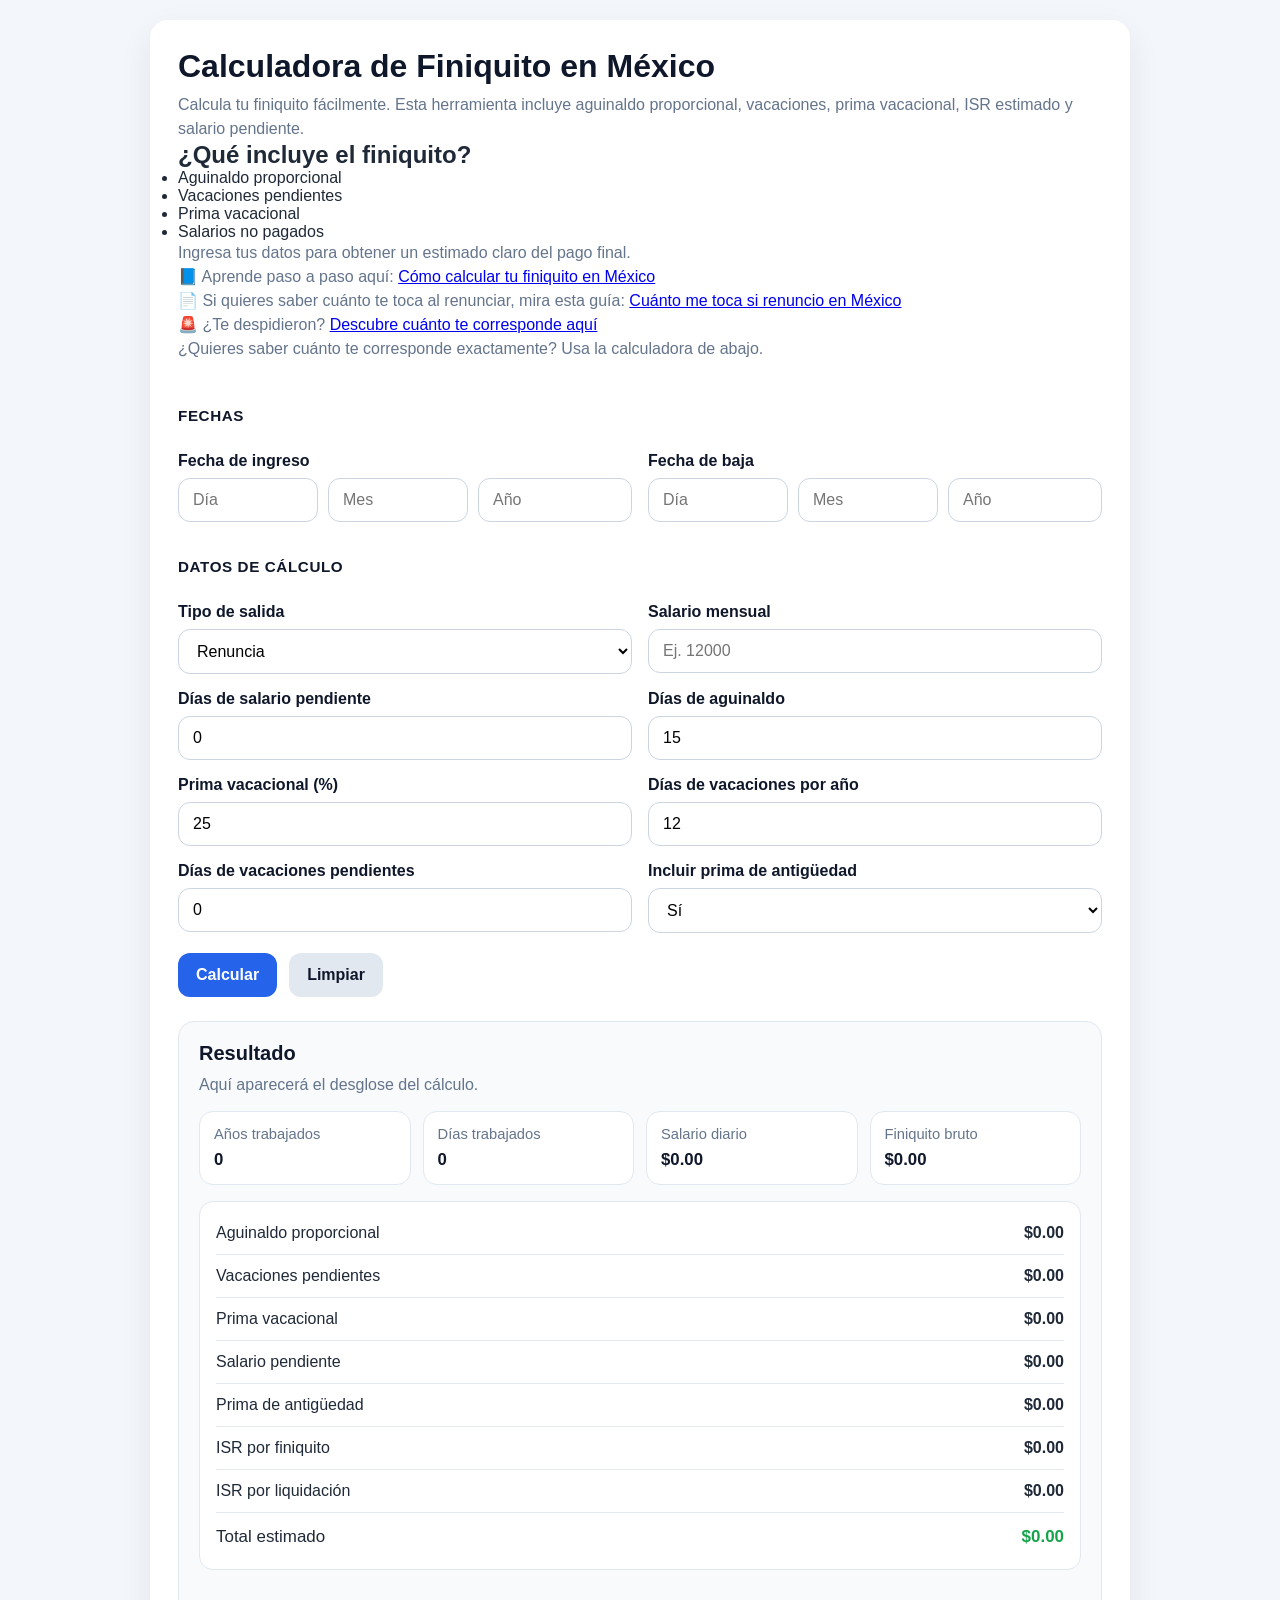
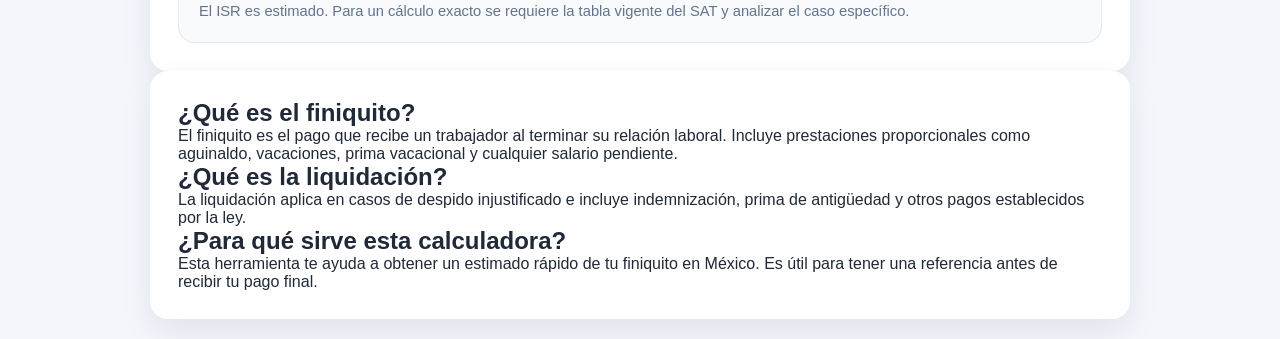
<file: index.html>
<!DOCTYPE html>
<html lang="es">
<head>
  <meta charset="UTF-8" />
  <meta name="viewport" content="width=device-width, initial-scale=1.0" />
  <meta name="google-site-verification" content="NUse3RTQ4nH8lKr9TLLVySHKW9p5nSlZPlroxplimTU" />

  <title>Calculadora de Finiquito en México | Gratis y Actualizada</title>

  <meta name="description" content="Calcula tu finiquito en México gratis. Incluye aguinaldo proporcional, vacaciones, prima vacacional, ISR estimado y liquidación laboral.">

  <meta name="robots" content="index, follow">

  <!-- Mejora SEO -->
  <link rel="canonical" href="https://kenrobert7.github.io/calculadora-finiquito-mexico/" />

  <link rel="stylesheet" href="styles.css" />
</head>

<body>
  <main class="container">

    <!-- 🔥 HEADER -->
    <section class="card">
      <header class="header">
        <h1>Calculadora de Finiquito en México</h1>

        <p>
          Calcula tu finiquito fácilmente. Esta herramienta incluye aguinaldo proporcional,
          vacaciones, prima vacacional, ISR estimado y salario pendiente.
        </p>

        <h2>¿Qué incluye el finiquito?</h2>
        <ul>
          <li>Aguinaldo proporcional</li>
          <li>Vacaciones pendientes</li>
          <li>Prima vacacional</li>
          <li>Salarios no pagados</li>
        </ul>

        <p>
          Ingresa tus datos para obtener un estimado claro del pago final.
        </p>

        <!-- 🔗 LINK A TU NUEVA PÁGINA -->
        <p>
          📘 Aprende paso a paso aquí:
          <a href="como-calcular-finiquito.html">
            Cómo calcular tu finiquito en México
          </a>
        </p>

        <p>
          📄 Si quieres saber cuánto te toca al renunciar, mira esta guía:
          <a href="cuanto-me-toca-si-renuncio.html">
            Cuánto me toca si renuncio en México
          </a>
        </p>

        <!-- 🔥 NUEVO LINK (DESPIDO) -->
        <p>
          🚨 ¿Te despidieron?
          <a href="cuanto-me-toca-si-me-despiden.html">
            Descubre cuánto te corresponde aquí
          </a>
        </p>

        <p>
          ¿Quieres saber cuánto te corresponde exactamente? Usa la calculadora de abajo.
        </p>
      </header>

      <!-- 🔢 FORMULARIO -->
      <form id="calculatorForm" class="form">
        <div class="section-title">Fechas</div>

        <div class="date-group">
          <div class="field">
            <label>Fecha de ingreso</label>
            <div class="date-row">
              <input type="number" id="ingresoDia" placeholder="Día" min="1" max="31" required />
              <input type="number" id="ingresoMes" placeholder="Mes" min="1" max="12" required />
              <input type="number" id="ingresoAnio" placeholder="Año" min="1900" max="2100" required />
            </div>
          </div>

          <div class="field">
            <label>Fecha de baja</label>
            <div class="date-row">
              <input type="number" id="bajaDia" placeholder="Día" min="1" max="31" required />
              <input type="number" id="bajaMes" placeholder="Mes" min="1" max="12" required />
              <input type="number" id="bajaAnio" placeholder="Año" min="1900" max="2100" required />
            </div>
          </div>
        </div>

        <div class="section-title">Datos de cálculo</div>

        <div class="grid">
          <div class="field">
            <label for="tipoSalida">Tipo de salida</label>
            <select id="tipoSalida" required>
              <option value="renuncia">Renuncia</option>
              <option value="despido_justificado">Despido justificado</option>
              <option value="despido_injustificado">Despido injustificado</option>
            </select>
          </div>

          <div class="field">
            <label for="salarioMensual">Salario mensual</label>
            <input type="number" id="salarioMensual" min="0" step="0.01" placeholder="Ej. 12000" required />
          </div>

          <div class="field">
            <label for="salarioPendienteDias">Días de salario pendiente</label>
            <input type="number" id="salarioPendienteDias" min="0" step="1" value="0" required />
          </div>

          <div class="field">
            <label for="aguinaldoDias">Días de aguinaldo</label>
            <input type="number" id="aguinaldoDias" min="0" step="1" value="15" required />
          </div>

          <div class="field">
            <label for="primaVacacional">Prima vacacional (%)</label>
            <input type="number" id="primaVacacional" min="0" step="1" value="25" required />
          </div>

          <div class="field">
            <label for="vacacionesPorAno">Días de vacaciones por año</label>
            <input type="number" id="vacacionesPorAno" min="0" step="1" value="12" required />
          </div>

          <div class="field">
            <label for="vacacionesPendientes">Días de vacaciones pendientes</label>
            <input type="number" id="vacacionesPendientes" min="0" step="1" value="0" required />
          </div>

          <div class="field">
            <label for="primaAntiguedad">Incluir prima de antigüedad</label>
            <select id="primaAntiguedad">
              <option value="si">Sí</option>
              <option value="no">No</option>
            </select>
          </div>
        </div>

        <div class="buttons">
          <button type="submit">Calcular</button>
          <button type="button" id="resetBtn" class="secondary">Limpiar</button>
        </div>
      </form>

      <!-- 📊 RESULTADOS -->
      <section class="results">
        <h2>Resultado</h2>
        <p id="summaryText">Aquí aparecerá el desglose del cálculo.</p>

        <div id="errorBox" class="error" hidden></div>

        <div id="resultsBox" class="breakdown" hidden>
          <div class="mini-grid">
            <div class="mini-card">
              <span>Años trabajados</span>
              <strong id="yearsWorked">0</strong>
            </div>
            <div class="mini-card">
              <span>Días trabajados</span>
              <strong id="daysWorked">0</strong>
            </div>
            <div class="mini-card">
              <span>Salario diario</span>
              <strong id="dailySalary">$0.00</strong>
            </div>
            <div class="mini-card">
              <span>Finiquito bruto</span>
              <strong id="grossFiniquito">$0.00</strong>
            </div>
          </div>

          <div class="detail-list">
            <div class="row">
              <span>Aguinaldo proporcional</span>
              <strong id="aguinaldoValue">$0.00</strong>
            </div>
            <div class="row">
              <span>Vacaciones pendientes</span>
              <strong id="vacationValue">$0.00</strong>
            </div>
            <div class="row">
              <span>Prima vacacional</span>
              <strong id="vacationPremiumValue">$0.00</strong>
            </div>
            <div class="row">
              <span>Salario pendiente</span>
              <strong id="salaryPendingValue">$0.00</strong>
            </div>
            <div class="row">
              <span>Prima de antigüedad</span>
              <strong id="seniorityValue">$0.00</strong>
            </div>
            <div class="row">
              <span>ISR por finiquito</span>
              <strong id="isrFiniquitoValue">$0.00</strong>
            </div>
            <div class="row">
              <span>ISR por liquidación</span>
              <strong id="isrLiquidacionValue">$0.00</strong>
            </div>
            <div class="row total">
              <span>Total estimado</span>
              <strong id="totalValue">$0.00</strong>
            </div>
          </div>

          <p class="note">
            El ISR es estimado. Para un cálculo exacto se requiere la tabla vigente del SAT y analizar el caso específico.
          </p>
        </div>
      </section>
    </section>

    <!-- 🔥 CONTENIDO EXTRA (SEO REAL) -->
    <section class="card">
      <h2>¿Qué es el finiquito?</h2>
      <p>
        El finiquito es el pago que recibe un trabajador al terminar su relación laboral.
        Incluye prestaciones proporcionales como aguinaldo, vacaciones, prima vacacional
        y cualquier salario pendiente.
      </p>

      <h2>¿Qué es la liquidación?</h2>
      <p>
        La liquidación aplica en casos de despido injustificado e incluye indemnización,
        prima de antigüedad y otros pagos establecidos por la ley.
      </p>

      <h2>¿Para qué sirve esta calculadora?</h2>
      <p>
        Esta herramienta te ayuda a obtener un estimado rápido de tu finiquito en México.
        Es útil para tener una referencia antes de recibir tu pago final.
      </p>
    </section>

  </main>

  <script src="script.js"></script>

  <!-- SEO estructurado -->
  <script type="application/ld+json">
  {
    "@context": "https://schema.org",
    "@type": "WebApplication",
    "name": "Calculadora de Finiquito en México",
    "url": "https://kenrobert7.github.io/calculadora-finiquito-mexico/",
    "applicationCategory": "FinanceApplication",
    "operatingSystem": "All",
    "description": "Calculadora gratuita para estimar finiquito y liquidación en México."
  }
  </script>

</body>
</html>
</file>
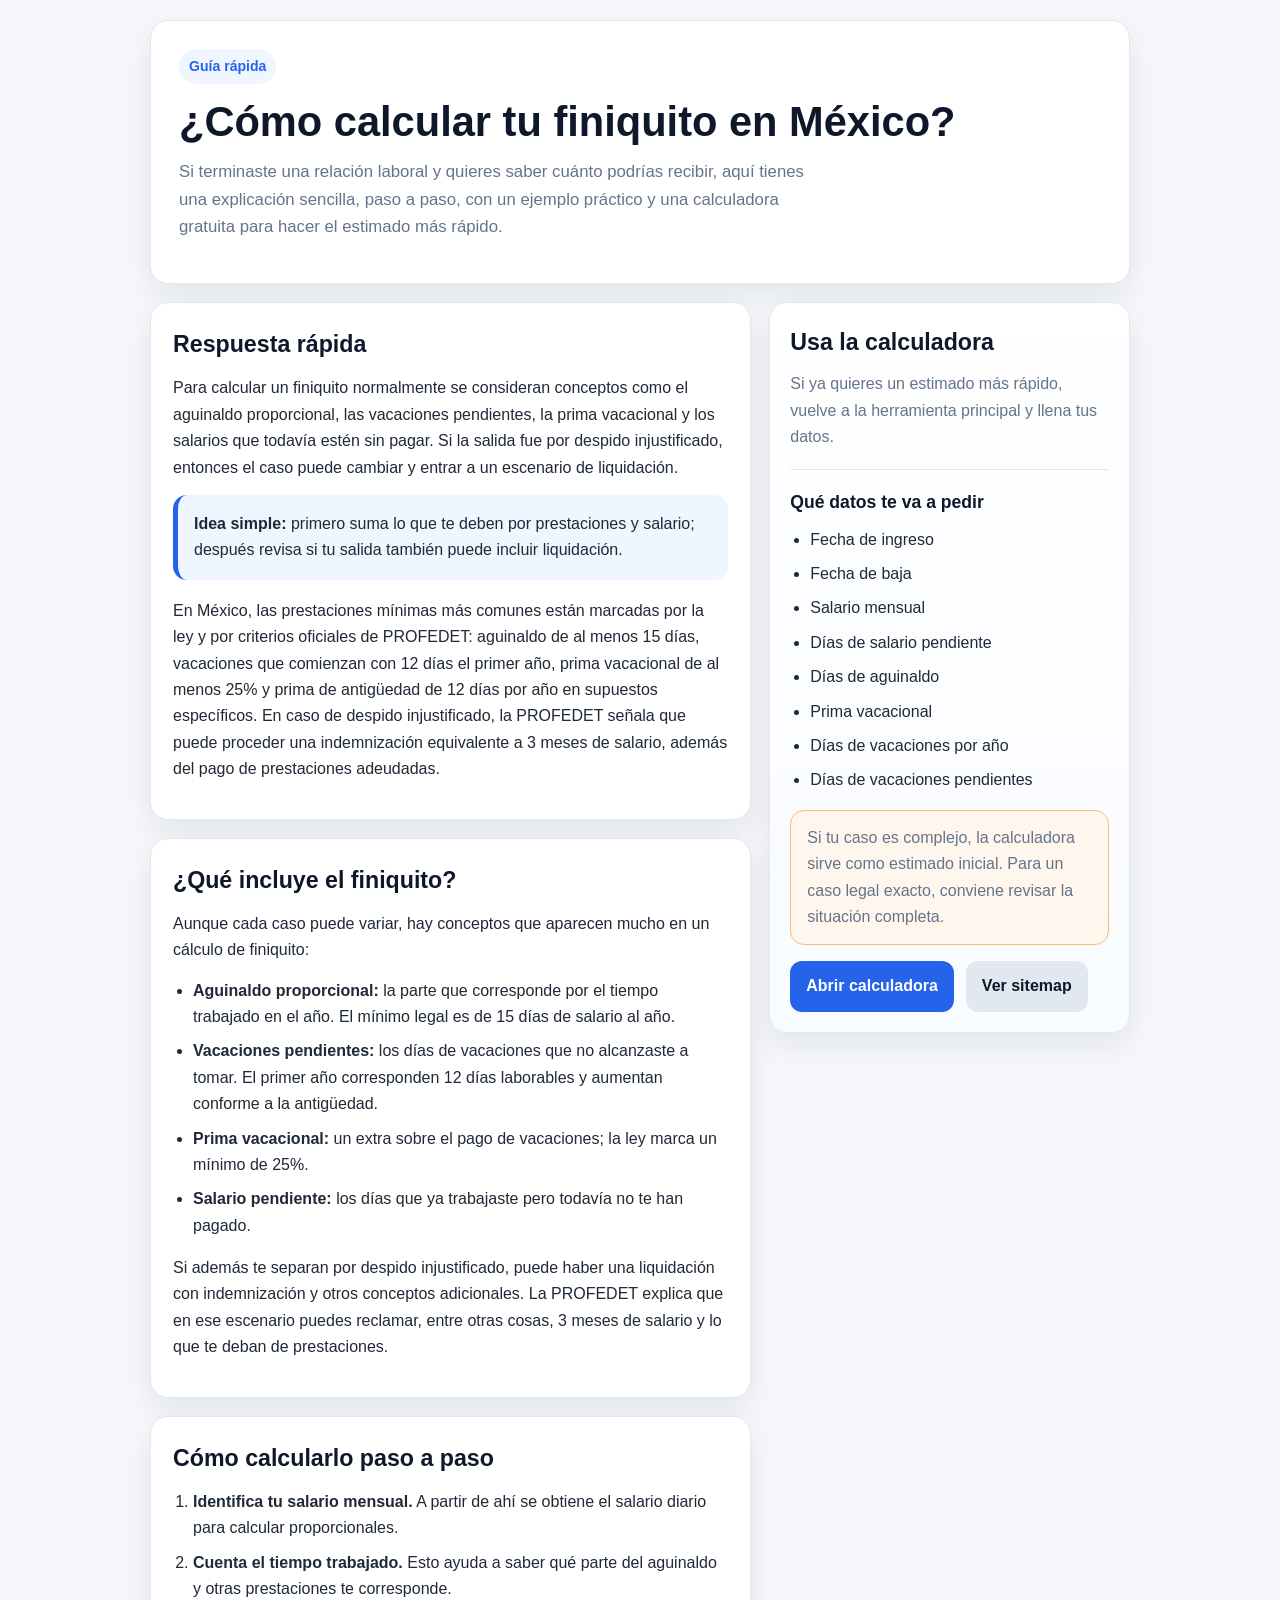
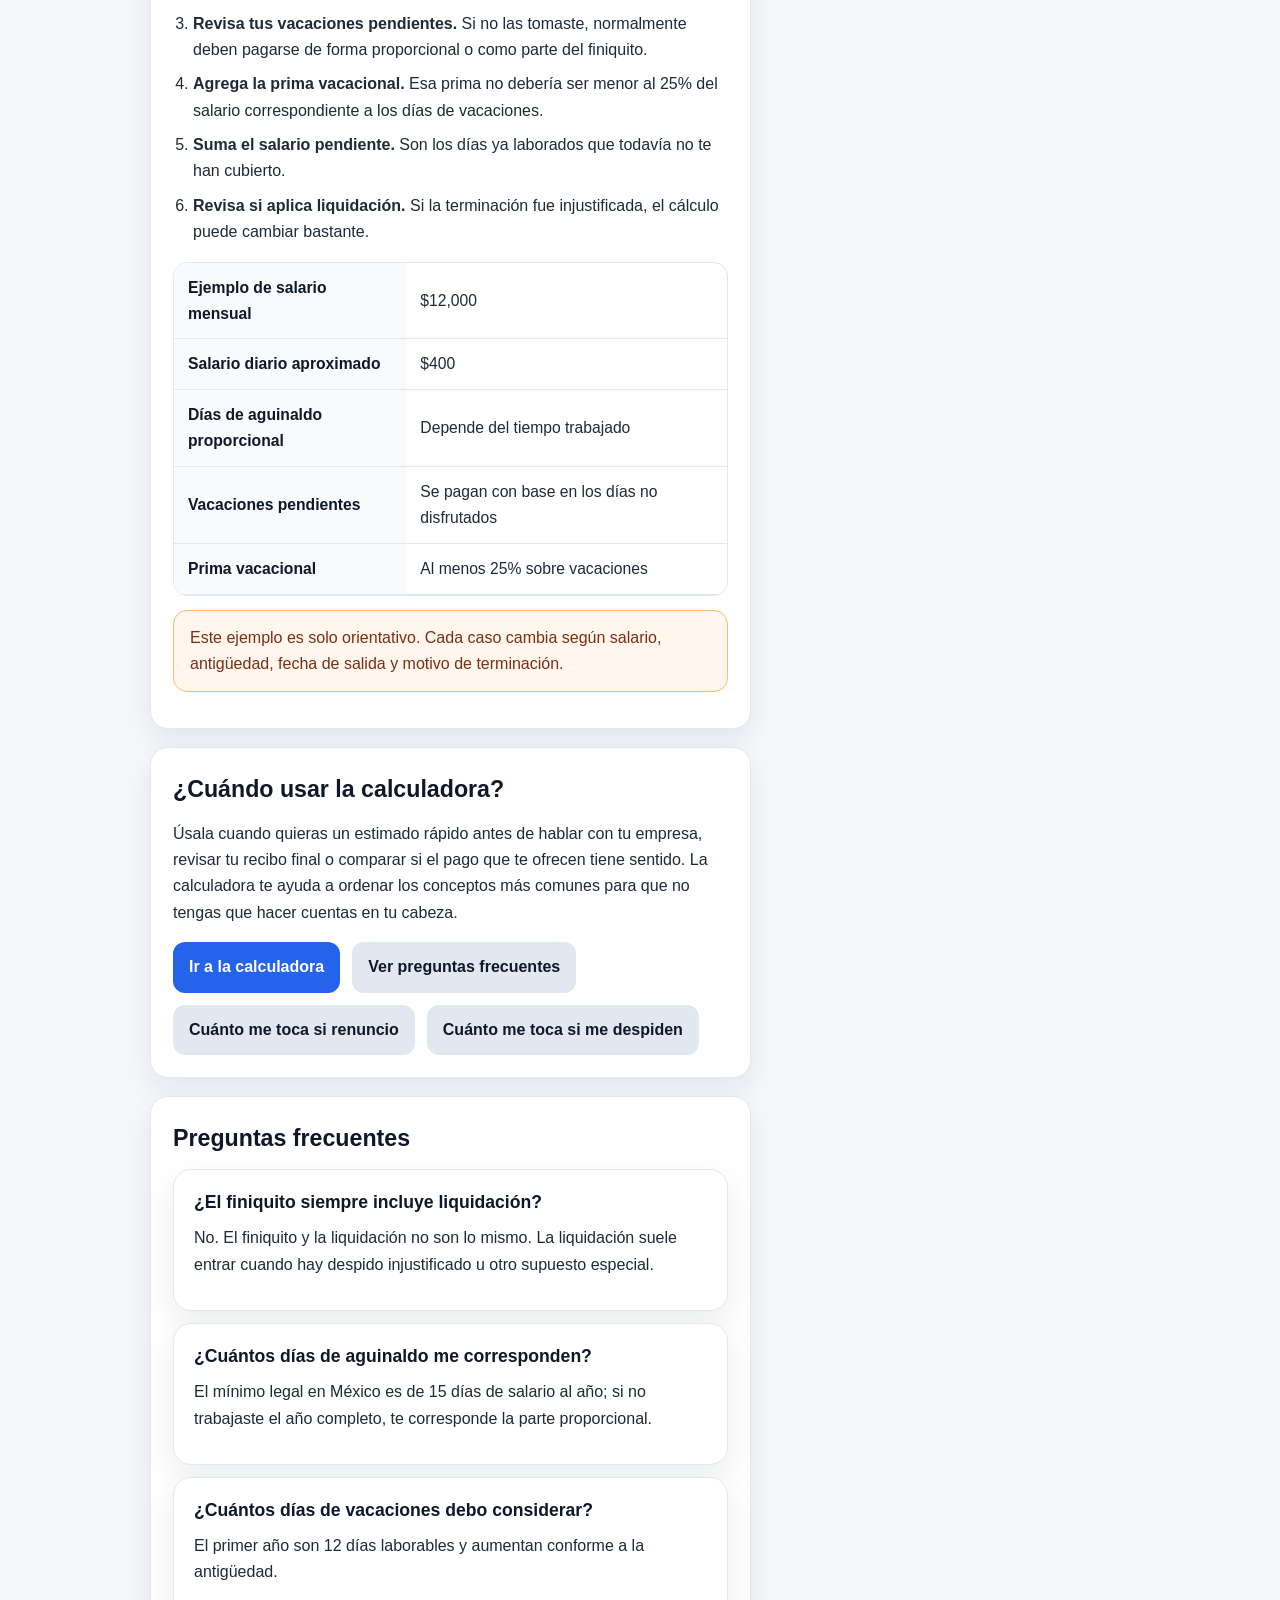
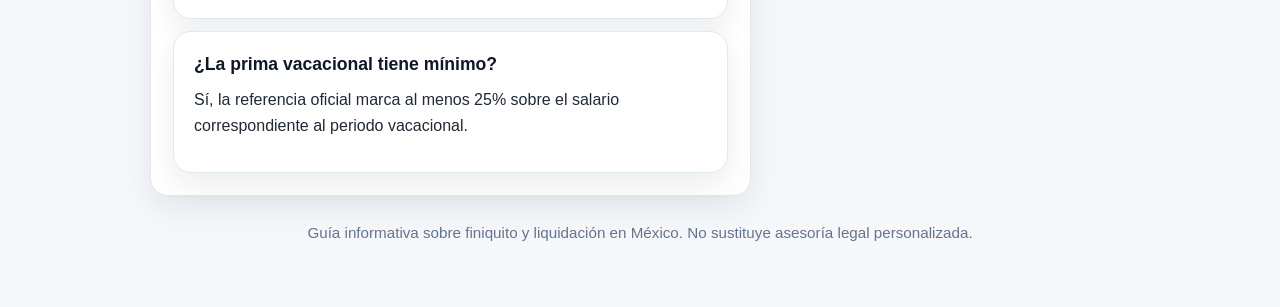
<file: como-calcular-finiquito.html>
<!DOCTYPE html>
<html lang="es">
<head>
  <meta charset="UTF-8" />
  <meta name="viewport" content="width=device-width, initial-scale=1.0" />
  <title>¿Cómo calcular tu finiquito en México? | Guía fácil</title>
  <meta name="description" content="Aprende cómo calcular tu finiquito en México paso a paso. Explicación sencilla, ejemplo práctico y enlace a una calculadora gratuita." />
  <meta name="robots" content="index, follow" />
  <meta name="author" content="Calculadora de Finiquito en México" />
  <link rel="canonical" href="https://kenrobert7.github.io/calculadora-finiquito-mexico/como-calcular-finiquito.html" />

  <meta property="og:title" content="¿Cómo calcular tu finiquito en México?" />
  <meta property="og:description" content="Guía sencilla para entender qué incluye el finiquito, cómo se calcula y cómo usar una calculadora gratuita." />
  <meta property="og:type" content="article" />
  <meta property="og:url" content="https://kenrobert7.github.io/calculadora-finiquito-mexico/como-calcular-finiquito.html" />

  <style>
    :root {
      --bg: #f5f7fb;
      --card: #ffffff;
      --text: #1f2937;
      --muted: #64748b;
      --line: #e2e8f0;
      --primary: #2563eb;
      --primary-dark: #1d4ed8;
      --success: #16a34a;
      --soft: #eff6ff;
      --warning: #fff7ed;
      --warning-border: #fdba74;
      --radius: 18px;
      --shadow: 0 12px 30px rgba(15, 23, 42, 0.08);
    }

    * {
      box-sizing: border-box;
      margin: 0;
      padding: 0;
    }

    body {
      font-family: Arial, Helvetica, sans-serif;
      background: var(--bg);
      color: var(--text);
      line-height: 1.65;
      padding: 20px;
    }

    .container {
      max-width: 980px;
      margin: 0 auto;
    }

    .hero, .section, .cta, .faq-item {
      background: var(--card);
      border: 1px solid var(--line);
      border-radius: var(--radius);
      box-shadow: var(--shadow);
    }

    .hero {
      padding: 28px;
      margin-bottom: 18px;
    }

    .eyebrow {
      display: inline-block;
      font-size: 0.88rem;
      font-weight: 700;
      color: var(--primary);
      background: var(--soft);
      padding: 6px 10px;
      border-radius: 999px;
      margin-bottom: 14px;
    }

    h1 {
      font-size: clamp(1.8rem, 4vw, 2.6rem);
      line-height: 1.15;
      margin-bottom: 12px;
      color: #0f172a;
    }

    .lead {
      font-size: 1.05rem;
      color: var(--muted);
      max-width: 70ch;
    }

    .grid {
      display: grid;
      grid-template-columns: 1.25fr 0.75fr;
      gap: 18px;
      margin-top: 18px;
    }

    .section {
      padding: 22px;
      margin-bottom: 18px;
    }

    h2 {
      font-size: 1.45rem;
      margin-bottom: 12px;
      color: #0f172a;
    }

    h3 {
      font-size: 1.1rem;
      margin: 18px 0 8px;
      color: #0f172a;
    }

    p {
      margin-bottom: 14px;
    }

    ul, ol {
      margin: 10px 0 16px 20px;
    }

    li {
      margin-bottom: 8px;
    }

    .callout {
      background: var(--soft);
      border-left: 5px solid var(--primary);
      padding: 16px;
      border-radius: 14px;
      margin: 14px 0 18px;
    }

    .note {
      background: var(--warning);
      border: 1px solid var(--warning-border);
      padding: 14px 16px;
      border-radius: 14px;
      color: #7c2d12;
      margin-top: 14px;
    }

    .calc-card {
      position: sticky;
      top: 18px;
      align-self: start;
      padding: 20px;
      background: linear-gradient(180deg, #ffffff 0%, #f8fbff 100%);
    }

    .calc-card h2 {
      margin-bottom: 10px;
    }

    .calc-card p {
      color: var(--muted);
    }

    .button-row {
      display: flex;
      gap: 12px;
      flex-wrap: wrap;
      margin-top: 16px;
    }

    .btn {
      display: inline-block;
      text-decoration: none;
      background: var(--primary);
      color: #fff;
      font-weight: 700;
      padding: 12px 16px;
      border-radius: 12px;
      transition: 0.2s ease;
    }

    .btn:hover {
      background: var(--primary-dark);
      transform: translateY(-1px);
    }

    .btn.secondary {
      background: #e2e8f0;
      color: #0f172a;
    }

    .example {
      border: 1px solid var(--line);
      border-radius: 14px;
      overflow: hidden;
      margin-top: 12px;
    }

    .example table {
      width: 100%;
      border-collapse: collapse;
      font-size: 0.98rem;
    }

    .example th,
    .example td {
      padding: 12px 14px;
      border-bottom: 1px solid var(--line);
      text-align: left;
    }

    .example th {
      background: #f8fafc;
      width: 42%;
      color: #0f172a;
    }

    .faq {
      display: grid;
      gap: 12px;
    }

    .faq-item {
      padding: 18px 20px;
    }

    .faq-item h3 {
      margin-top: 0;
    }

    footer {
      text-align: center;
      color: var(--muted);
      font-size: 0.95rem;
      padding: 6px 0 28px;
    }

    .divider {
      height: 1px;
      background: var(--line);
      margin: 18px 0;
    }

    @media (max-width: 860px) {
      .grid {
        grid-template-columns: 1fr;
      }

      .calc-card {
        position: static;
      }
    }

    @media (max-width: 520px) {
      body {
        padding: 12px;
      }

      .hero, .section, .faq-item, .calc-card {
        padding: 18px;
      }

      .example th,
      .example td {
        display: block;
        width: 100%;
      }

      .example th {
        padding-bottom: 4px;
        border-bottom: none;
      }

      .example tr {
        display: block;
        border-bottom: 1px solid var(--line);
      }

      .example tr:last-child {
        border-bottom: none;
      }
    }
  </style>

  <script type="application/ld+json">
  {
    "@context": "https://schema.org",
    "@type": "Article",
    "headline": "¿Cómo calcular tu finiquito en México?",
    "description": "Guía sencilla para entender qué incluye el finiquito, cómo se calcula y cómo usar una calculadora gratuita.",
    "mainEntityOfPage": "https://kenrobert7.github.io/calculadora-finiquito-mexico/como-calcular-finiquito.html",
    "about": {
      "@type": "Thing",
      "name": "Finiquito en México"
    },
    "publisher": {
      "@type": "Organization",
      "name": "Calculadora de Finiquito en México"
    }
  }
  </script>

  <script type="application/ld+json">
  {
    "@context": "https://schema.org",
    "@type": "FAQPage",
    "mainEntity": [
      {
        "@type": "Question",
        "name": "¿Qué es el finiquito?",
        "acceptedAnswer": {
          "@type": "Answer",
          "text": "El finiquito es el pago que se entrega al terminar la relación laboral e incluye prestaciones proporcionales y salarios pendientes, según corresponda."
        }
      },
      {
        "@type": "Question",
        "name": "¿Qué incluye el finiquito?",
        "acceptedAnswer": {
          "@type": "Answer",
          "text": "Normalmente incluye aguinaldo proporcional, vacaciones no disfrutadas, prima vacacional y salarios pendientes."
        }
      },
      {
        "@type": "Question",
        "name": "¿El finiquito y la liquidación son lo mismo?",
        "acceptedAnswer": {
          "@type": "Answer",
          "text": "No. El finiquito cubre prestaciones pendientes; la liquidación puede incluir indemnización y otros pagos cuando hay despido injustificado."
        }
      }
    ]
  }
  </script>
</head>

<body>
  <main class="container">
    <section class="hero">
      <span class="eyebrow">Guía rápida</span>
      <h1>¿Cómo calcular tu finiquito en México?</h1>
      <p class="lead">
        Si terminaste una relación laboral y quieres saber cuánto podrías recibir, aquí tienes una explicación sencilla,
        paso a paso, con un ejemplo práctico y una calculadora gratuita para hacer el estimado más rápido.
      </p>
    </section>

    <div class="grid">
      <article>
        <section class="section">
          <h2>Respuesta rápida</h2>
          <p>
            Para calcular un finiquito normalmente se consideran conceptos como el aguinaldo proporcional,
            las vacaciones pendientes, la prima vacacional y los salarios que todavía estén sin pagar.
            Si la salida fue por despido injustificado, entonces el caso puede cambiar y entrar a un escenario de liquidación.
          </p>

          <div class="callout">
            <strong>Idea simple:</strong> primero suma lo que te deben por prestaciones y salario; después revisa si tu salida
            también puede incluir liquidación.
          </div>

          <p>
            En México, las prestaciones mínimas más comunes están marcadas por la ley y por criterios oficiales de PROFEDET:
            aguinaldo de al menos 15 días, vacaciones que comienzan con 12 días el primer año, prima vacacional de al menos 25%
            y prima de antigüedad de 12 días por año en supuestos específicos. En caso de despido injustificado, la PROFEDET
            señala que puede proceder una indemnización equivalente a 3 meses de salario, además del pago de prestaciones adeudadas.
          </p>
        </section>

        <section class="section">
          <h2>¿Qué incluye el finiquito?</h2>
          <p>
            Aunque cada caso puede variar, hay conceptos que aparecen mucho en un cálculo de finiquito:
          </p>
          <ul>
            <li><strong>Aguinaldo proporcional:</strong> la parte que corresponde por el tiempo trabajado en el año. El mínimo legal es de 15 días de salario al año.</li>
            <li><strong>Vacaciones pendientes:</strong> los días de vacaciones que no alcanzaste a tomar. El primer año corresponden 12 días laborables y aumentan conforme a la antigüedad.</li>
            <li><strong>Prima vacacional:</strong> un extra sobre el pago de vacaciones; la ley marca un mínimo de 25%.</li>
            <li><strong>Salario pendiente:</strong> los días que ya trabajaste pero todavía no te han pagado.</li>
          </ul>

          <p>
            Si además te separan por despido injustificado, puede haber una liquidación con indemnización y otros conceptos
            adicionales. La PROFEDET explica que en ese escenario puedes reclamar, entre otras cosas, 3 meses de salario
            y lo que te deban de prestaciones.
          </p>
        </section>

        <section class="section">
          <h2>Cómo calcularlo paso a paso</h2>
          <ol>
            <li><strong>Identifica tu salario mensual.</strong> A partir de ahí se obtiene el salario diario para calcular proporcionales.</li>
            <li><strong>Cuenta el tiempo trabajado.</strong> Esto ayuda a saber qué parte del aguinaldo y otras prestaciones te corresponde.</li>
            <li><strong>Revisa tus vacaciones pendientes.</strong> Si no las tomaste, normalmente deben pagarse de forma proporcional o como parte del finiquito.</li>
            <li><strong>Agrega la prima vacacional.</strong> Esa prima no debería ser menor al 25% del salario correspondiente a los días de vacaciones.</li>
            <li><strong>Suma el salario pendiente.</strong> Son los días ya laborados que todavía no te han cubierto.</li>
            <li><strong>Revisa si aplica liquidación.</strong> Si la terminación fue injustificada, el cálculo puede cambiar bastante.</li>
          </ol>

          <div class="example">
            <table>
              <tbody>
                <tr>
                  <th>Ejemplo de salario mensual</th>
                  <td>$12,000</td>
                </tr>
                <tr>
                  <th>Salario diario aproximado</th>
                  <td>$400</td>
                </tr>
                <tr>
                  <th>Días de aguinaldo proporcional</th>
                  <td>Depende del tiempo trabajado</td>
                </tr>
                <tr>
                  <th>Vacaciones pendientes</th>
                  <td>Se pagan con base en los días no disfrutados</td>
                </tr>
                <tr>
                  <th>Prima vacacional</th>
                  <td>Al menos 25% sobre vacaciones</td>
                </tr>
              </tbody>
            </table>
          </div>

          <p class="note">
            Este ejemplo es solo orientativo. Cada caso cambia según salario, antigüedad, fecha de salida y motivo de terminación.
          </p>
        </section>

        <section class="section">
          <h2>¿Cuándo usar la calculadora?</h2>
          <p>
            Úsala cuando quieras un estimado rápido antes de hablar con tu empresa, revisar tu recibo final o
            comparar si el pago que te ofrecen tiene sentido. La calculadora te ayuda a ordenar los conceptos
            más comunes para que no tengas que hacer cuentas en tu cabeza.
          </p>

          <div class="button-row">
            <a class="btn" href="index.html">Ir a la calculadora</a>
            <a class="btn secondary" href="#faq">Ver preguntas frecuentes</a>
            <a class="btn secondary" href="cuanto-me-toca-si-renuncio.html">
              Cuánto me toca si renuncio
            </a>
            <a class="btn secondary" href="cuanto-me-toca-si-me-despiden.html">
              Cuánto me toca si me despiden
            </a>
          </div>
        </section>

        <section class="section" id="faq">
          <h2>Preguntas frecuentes</h2>
          <div class="faq">
            <div class="faq-item">
              <h3>¿El finiquito siempre incluye liquidación?</h3>
              <p>No. El finiquito y la liquidación no son lo mismo. La liquidación suele entrar cuando hay despido injustificado u otro supuesto especial.</p>
            </div>

            <div class="faq-item">
              <h3>¿Cuántos días de aguinaldo me corresponden?</h3>
              <p>El mínimo legal en México es de 15 días de salario al año; si no trabajaste el año completo, te corresponde la parte proporcional.</p>
            </div>

            <div class="faq-item">
              <h3>¿Cuántos días de vacaciones debo considerar?</h3>
              <p>El primer año son 12 días laborables y aumentan conforme a la antigüedad.</p>
            </div>

            <div class="faq-item">
              <h3>¿La prima vacacional tiene mínimo?</h3>
              <p>Sí, la referencia oficial marca al menos 25% sobre el salario correspondiente al periodo vacacional.</p>
            </div>
          </div>
        </section>
      </article>

      <aside class="section calc-card">
        <h2>Usa la calculadora</h2>
        <p>
          Si ya quieres un estimado más rápido, vuelve a la herramienta principal y llena tus datos.
        </p>

        <div class="divider"></div>

        <h3>Qué datos te va a pedir</h3>
        <ul>
          <li>Fecha de ingreso</li>
          <li>Fecha de baja</li>
          <li>Salario mensual</li>
          <li>Días de salario pendiente</li>
          <li>Días de aguinaldo</li>
          <li>Prima vacacional</li>
          <li>Días de vacaciones por año</li>
          <li>Días de vacaciones pendientes</li>
        </ul>

        <p class="note">
          Si tu caso es complejo, la calculadora sirve como estimado inicial. Para un caso legal exacto, conviene revisar la situación completa.
        </p>

        <div class="button-row">
          <a class="btn" href="index.html">Abrir calculadora</a>
          <a class="btn secondary" href="sitemap.xml">Ver sitemap</a>
        </div>
      </aside>
    </div>

    <footer>
      <p>
        Guía informativa sobre finiquito y liquidación en México. No sustituye asesoría legal personalizada.
      </p>
    </footer>
  </main>
</body>
</html>
</file>
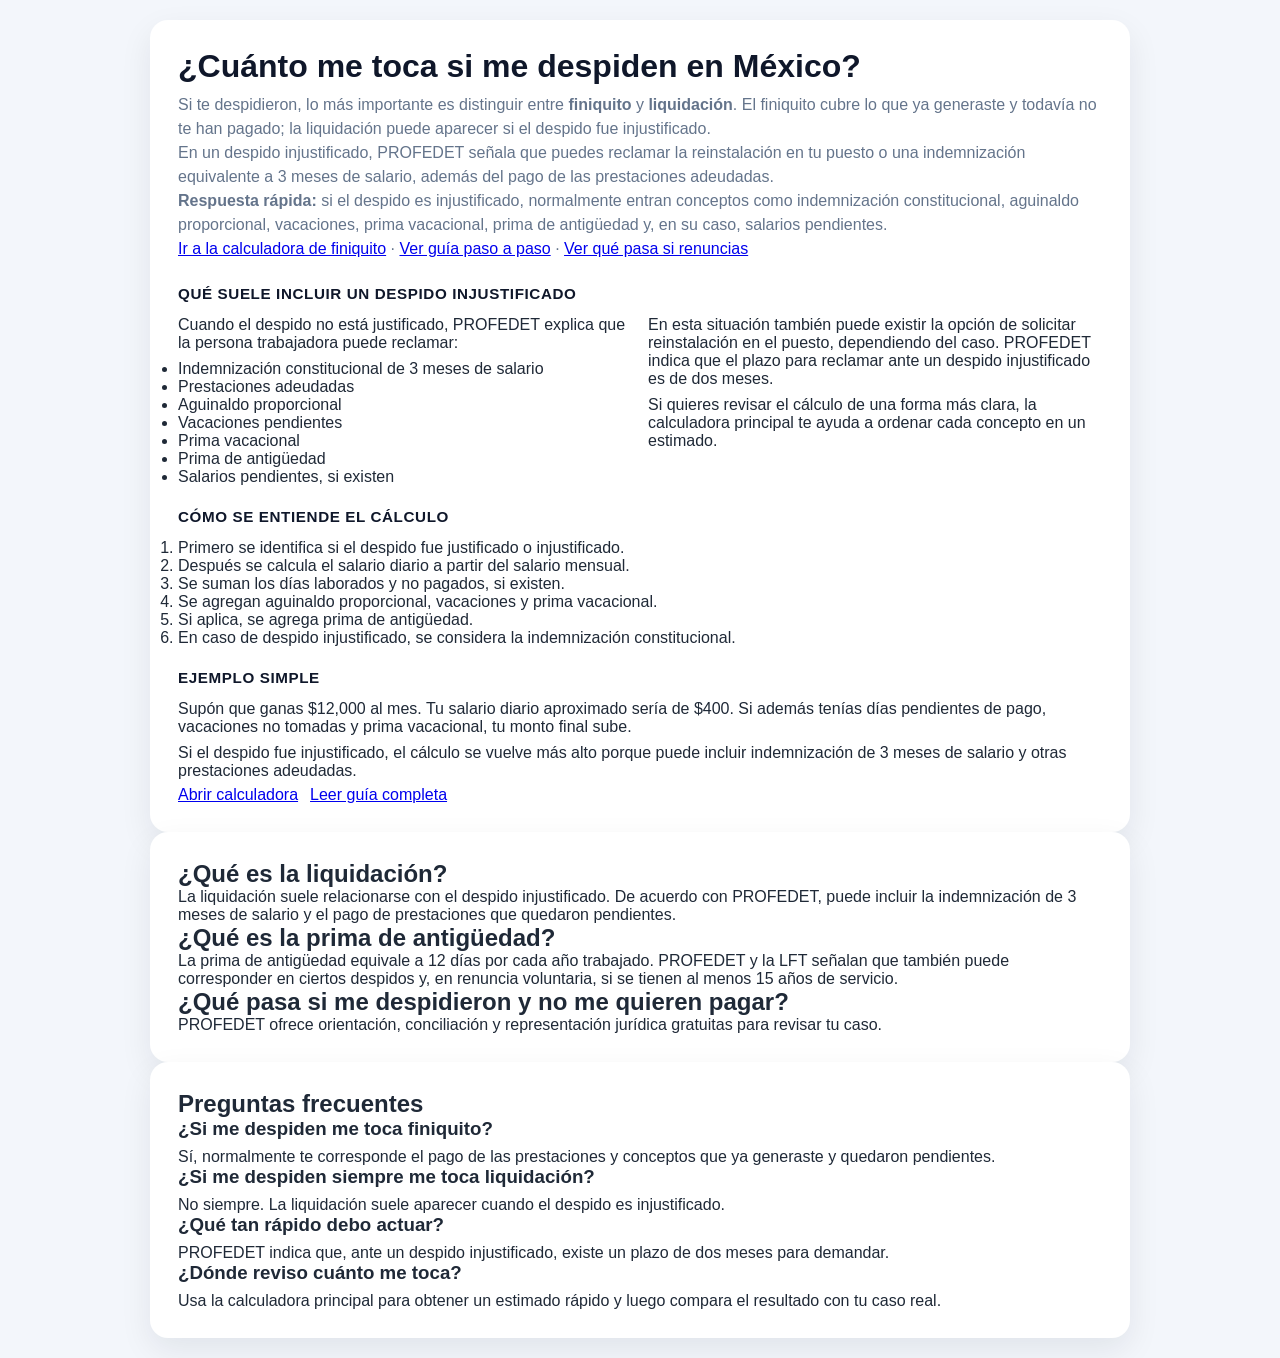
<file: cuanto-me-toca-si-me-despiden.html>
<!DOCTYPE html>
<html lang="es">
<head>
  <meta charset="UTF-8" />
  <meta name="viewport" content="width=device-width, initial-scale=1.0" />
  <title>¿Cuánto me toca si me despiden en México? | Guía y calculadora</title>

  <meta name="description" content="Descubre cuánto te toca si te despiden en México. Explicación sencilla del finiquito y liquidación, ejemplo práctico y enlace a la calculadora gratuita.">
  <meta name="robots" content="index, follow">
  <link rel="canonical" href="https://kenrobert7.github.io/calculadora-finiquito-mexico/cuanto-me-toca-si-me-despiden.html" />

  <meta property="og:title" content="¿Cuánto me toca si me despiden en México?" />
  <meta property="og:description" content="Guía clara para entender el finiquito y la liquidación en caso de despido injustificado." />
  <meta property="og:type" content="article" />
  <meta property="og:url" content="https://kenrobert7.github.io/calculadora-finiquito-mexico/cuanto-me-toca-si-me-despiden.html" />

  <link rel="stylesheet" href="styles.css" />

  <script type="application/ld+json">
  {
    "@context": "https://schema.org",
    "@type": "Article",
    "headline": "¿Cuánto me toca si me despiden en México?",
    "description": "Guía clara para entender el finiquito y la liquidación en caso de despido injustificado.",
    "mainEntityOfPage": "https://kenrobert7.github.io/calculadora-finiquito-mexico/cuanto-me-toca-si-me-despiden.html",
    "about": {
      "@type": "Thing",
      "name": "Despido injustificado en México"
    },
    "publisher": {
      "@type": "Organization",
      "name": "Calculadora de Finiquito en México"
    }
  }
  </script>

  <script type="application/ld+json">
  {
    "@context": "https://schema.org",
    "@type": "FAQPage",
    "mainEntity": [
      {
        "@type": "Question",
        "name": "¿Qué me deben si me despiden injustificadamente?",
        "acceptedAnswer": {
          "@type": "Answer",
          "text": "Generalmente puedes reclamar indemnización de 3 meses de salario o reinstalación, además del pago de las prestaciones que te adeuden, como aguinaldo, vacaciones y prima vacacional."
        }
      },
      {
        "@type": "Question",
        "name": "¿Me toca prima de antigüedad si me despiden?",
        "acceptedAnswer": {
          "@type": "Answer",
          "text": "Sí, la prima de antigüedad puede corresponder y equivale a 12 días por cada año trabajado."
        }
      },
      {
        "@type": "Question",
        "name": "¿Cuánto tiempo tengo para reclamar si me despiden?",
        "acceptedAnswer": {
          "@type": "Answer",
          "text": "PROFEDET indica que, ante un despido injustificado, existe un plazo de dos meses para demandar."
        }
      }
    ]
  }
  </script>
</head>

<body>
  <main class="container">

    <section class="card">
      <header class="header">
        <h1>¿Cuánto me toca si me despiden en México?</h1>

        <p>
          Si te despidieron, lo más importante es distinguir entre <strong>finiquito</strong> y <strong>liquidación</strong>.
          El finiquito cubre lo que ya generaste y todavía no te han pagado; la liquidación puede aparecer si el despido fue injustificado.
        </p>

        <p>
          En un despido injustificado, PROFEDET señala que puedes reclamar la reinstalación en tu puesto o una indemnización equivalente a 3 meses de salario,
          además del pago de las prestaciones adeudadas.
        </p>

        <p>
          <strong>Respuesta rápida:</strong> si el despido es injustificado, normalmente entran conceptos como indemnización constitucional, aguinaldo proporcional,
          vacaciones, prima vacacional, prima de antigüedad y, en su caso, salarios pendientes.
        </p>

        <p>
          <a href="index.html">Ir a la calculadora de finiquito</a> ·
          <a href="como-calcular-finiquito.html">Ver guía paso a paso</a> ·
          <a href="cuanto-me-toca-si-renuncio.html">Ver qué pasa si renuncias</a>
        </p>
      </header>

      <div class="section-title">Qué suele incluir un despido injustificado</div>

      <div class="grid">
        <div class="field">
          <p>
            Cuando el despido no está justificado, PROFEDET explica que la persona trabajadora puede reclamar:
          </p>
          <ul>
            <li>Indemnización constitucional de 3 meses de salario</li>
            <li>Prestaciones adeudadas</li>
            <li>Aguinaldo proporcional</li>
            <li>Vacaciones pendientes</li>
            <li>Prima vacacional</li>
            <li>Prima de antigüedad</li>
            <li>Salarios pendientes, si existen</li>
          </ul>
        </div>

        <div class="field">
          <p>
            En esta situación también puede existir la opción de solicitar reinstalación en el puesto, dependiendo del caso.
            PROFEDET indica que el plazo para reclamar ante un despido injustificado es de dos meses.
          </p>
          <p>
            Si quieres revisar el cálculo de una forma más clara, la calculadora principal te ayuda a ordenar cada concepto en un estimado.
          </p>
        </div>
      </div>

      <div class="section-title">Cómo se entiende el cálculo</div>

      <div class="field">
        <ol>
          <li>Primero se identifica si el despido fue justificado o injustificado.</li>
          <li>Después se calcula el salario diario a partir del salario mensual.</li>
          <li>Se suman los días laborados y no pagados, si existen.</li>
          <li>Se agregan aguinaldo proporcional, vacaciones y prima vacacional.</li>
          <li>Si aplica, se agrega prima de antigüedad.</li>
          <li>En caso de despido injustificado, se considera la indemnización constitucional.</li>
        </ol>
      </div>

      <div class="section-title">Ejemplo simple</div>

      <div class="field">
        <p>
          Supón que ganas $12,000 al mes. Tu salario diario aproximado sería de $400.
          Si además tenías días pendientes de pago, vacaciones no tomadas y prima vacacional,
          tu monto final sube.
        </p>
        <p>
          Si el despido fue injustificado, el cálculo se vuelve más alto porque puede incluir
          indemnización de 3 meses de salario y otras prestaciones adeudadas.
        </p>
      </div>

      <div class="buttons">
        <a href="index.html">Abrir calculadora</a>
        <a href="como-calcular-finiquito.html">Leer guía completa</a>
      </div>
    </section>

    <section class="card">
      <h2>¿Qué es la liquidación?</h2>
      <p>
        La liquidación suele relacionarse con el despido injustificado. De acuerdo con PROFEDET,
        puede incluir la indemnización de 3 meses de salario y el pago de prestaciones que quedaron pendientes.
      </p>

      <h2>¿Qué es la prima de antigüedad?</h2>
      <p>
        La prima de antigüedad equivale a 12 días por cada año trabajado. PROFEDET y la LFT señalan que también puede corresponder
        en ciertos despidos y, en renuncia voluntaria, si se tienen al menos 15 años de servicio.
      </p>

      <h2>¿Qué pasa si me despidieron y no me quieren pagar?</h2>
      <p>
        PROFEDET ofrece orientación, conciliación y representación jurídica gratuitas para revisar tu caso.
      </p>
    </section>

    <section class="card">
      <h2>Preguntas frecuentes</h2>

      <div class="field">
        <h3>¿Si me despiden me toca finiquito?</h3>
        <p>
          Sí, normalmente te corresponde el pago de las prestaciones y conceptos que ya generaste y quedaron pendientes.
        </p>
      </div>

      <div class="field">
        <h3>¿Si me despiden siempre me toca liquidación?</h3>
        <p>
          No siempre. La liquidación suele aparecer cuando el despido es injustificado.
        </p>
      </div>

      <div class="field">
        <h3>¿Qué tan rápido debo actuar?</h3>
        <p>
          PROFEDET indica que, ante un despido injustificado, existe un plazo de dos meses para demandar.
        </p>
      </div>

      <div class="field">
        <h3>¿Dónde reviso cuánto me toca?</h3>
        <p>
          Usa la calculadora principal para obtener un estimado rápido y luego compara el resultado con tu caso real.
        </p>
      </div>
    </section>

  </main>

  <script src="script.js"></script>
</body>
</html>
</file>
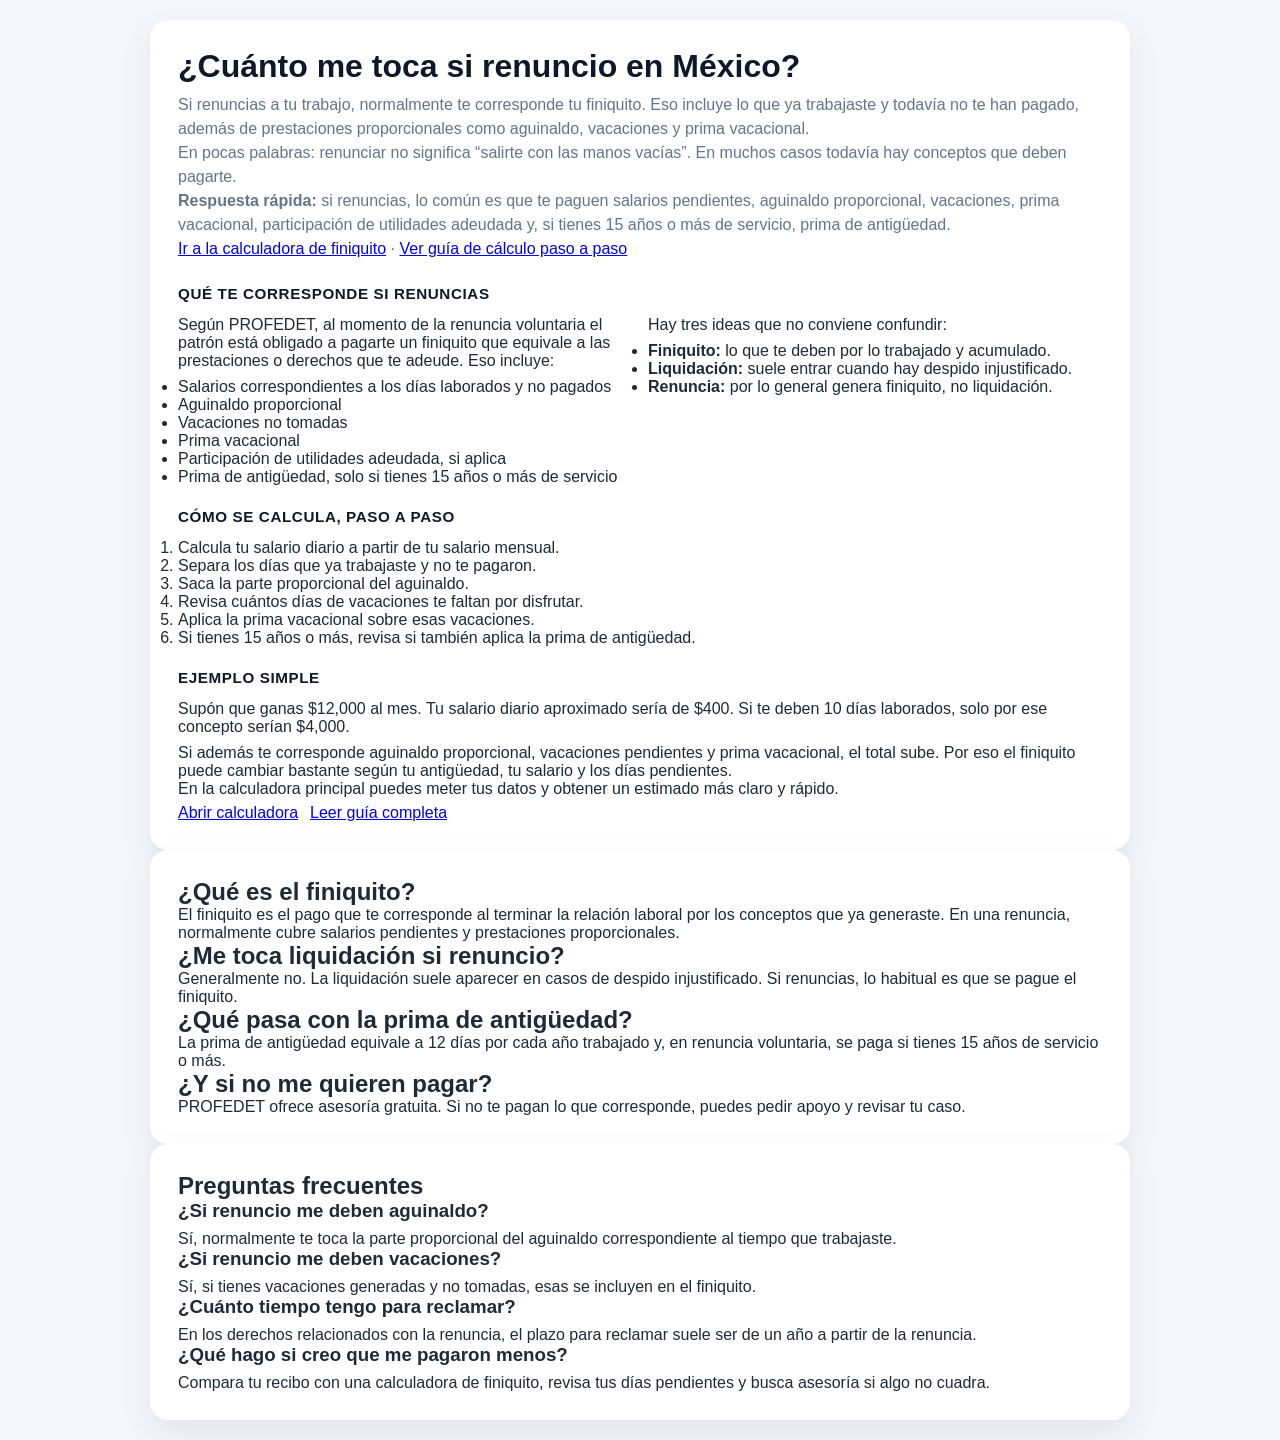
<file: cuanto-me-toca-si-renuncio.html>
<!DOCTYPE html>
<html lang="es">
<head>
  <meta charset="UTF-8" />
  <meta name="viewport" content="width=device-width, initial-scale=1.0" />
  <title>¿Cuánto me toca si renuncio en México? | Finiquito fácil</title>
  <meta name="description" content="Descubre cuánto te toca si renuncias en México. Explicación sencilla del finiquito, ejemplo práctico y enlace a la calculadora gratuita.">
  <meta name="robots" content="index, follow">
  <link rel="canonical" href="https://kenrobert7.github.io/calculadora-finiquito-mexico/cuanto-me-toca-si-renuncio.html" />
  <link rel="stylesheet" href="styles.css" />

  <meta property="og:title" content="¿Cuánto me toca si renuncio en México?" />
  <meta property="og:description" content="Guía sencilla para entender qué te pagan si renuncias y cómo estimar tu finiquito." />
  <meta property="og:type" content="article" />
  <meta property="og:url" content="https://kenrobert7.github.io/calculadora-finiquito-mexico/cuanto-me-toca-si-renuncio.html" />

  <script type="application/ld+json">
  {
    "@context": "https://schema.org",
    "@type": "Article",
    "headline": "¿Cuánto me toca si renuncio en México?",
    "description": "Guía sencilla para entender qué te pagan si renuncias y cómo estimar tu finiquito.",
    "mainEntityOfPage": "https://kenrobert7.github.io/calculadora-finiquito-mexico/cuanto-me-toca-si-renuncio.html",
    "about": {
      "@type": "Thing",
      "name": "Finiquito por renuncia en México"
    },
    "publisher": {
      "@type": "Organization",
      "name": "Calculadora de Finiquito en México"
    }
  }
  </script>

  <script type="application/ld+json">
  {
    "@context": "https://schema.org",
    "@type": "FAQPage",
    "mainEntity": [
      {
        "@type": "Question",
        "name": "¿Qué me pagan si renuncio en México?",
        "acceptedAnswer": {
          "@type": "Answer",
          "text": "Por lo general te corresponde tu finiquito: salarios pendientes, aguinaldo proporcional, vacaciones, prima vacacional y, si aplica, prima de antigüedad."
        }
      },
      {
        "@type": "Question",
        "name": "¿Si renuncio me deben liquidación?",
        "acceptedAnswer": {
          "@type": "Answer",
          "text": "Normalmente no. La liquidación suele aplicar en casos como despido injustificado; si renuncias, lo habitual es que te paguen el finiquito."
        }
      },
      {
        "@type": "Question",
        "name": "¿Qué pasa si no me pagan mi finiquito?",
        "acceptedAnswer": {
          "@type": "Answer",
          "text": "Puedes buscar asesoría en PROFEDET. En los derechos relacionados con renuncia, el plazo para reclamar suele ser de un año a partir de la renuncia."
        }
      }
    ]
  }
  </script>
</head>

<body>
  <main class="container">
    <section class="card">
      <header class="header">
        <h1>¿Cuánto me toca si renuncio en México?</h1>

        <p>
          Si renuncias a tu trabajo, normalmente te corresponde tu finiquito. Eso incluye lo que ya trabajaste
          y todavía no te han pagado, además de prestaciones proporcionales como aguinaldo, vacaciones y prima vacacional.
        </p>

        <p>
          En pocas palabras: renunciar no significa “salirte con las manos vacías”. En muchos casos todavía hay
          conceptos que deben pagarte.
        </p>

        <p>
          <strong>Respuesta rápida:</strong> si renuncias, lo común es que te paguen salarios pendientes, aguinaldo proporcional,
          vacaciones, prima vacacional, participación de utilidades adeudada y, si tienes 15 años o más de servicio,
          prima de antigüedad.
        </p>

        <p>
          <a href="index.html">Ir a la calculadora de finiquito</a> ·
          <a href="como-calcular-finiquito.html">Ver guía de cálculo paso a paso</a>
        </p>
      </header>

      <div class="section-title">Qué te corresponde si renuncias</div>

      <div class="grid">
        <div class="field">
          <p>
            Según PROFEDET, al momento de la renuncia voluntaria el patrón está obligado a pagarte un finiquito
            que equivale a las prestaciones o derechos que te adeude. Eso incluye:
          </p>
          <ul>
            <li>Salarios correspondientes a los días laborados y no pagados</li>
            <li>Aguinaldo proporcional</li>
            <li>Vacaciones no tomadas</li>
            <li>Prima vacacional</li>
            <li>Participación de utilidades adeudada, si aplica</li>
            <li>Prima de antigüedad, solo si tienes 15 años o más de servicio</li>
          </ul>
        </div>

        <div class="field">
          <p>
            Hay tres ideas que no conviene confundir:
          </p>
          <ul>
            <li><strong>Finiquito:</strong> lo que te deben por lo trabajado y acumulado.</li>
            <li><strong>Liquidación:</strong> suele entrar cuando hay despido injustificado.</li>
            <li><strong>Renuncia:</strong> por lo general genera finiquito, no liquidación.</li>
          </ul>
        </div>
      </div>

      <div class="section-title">Cómo se calcula, paso a paso</div>

      <div class="field">
        <ol>
          <li>Calcula tu salario diario a partir de tu salario mensual.</li>
          <li>Separa los días que ya trabajaste y no te pagaron.</li>
          <li>Saca la parte proporcional del aguinaldo.</li>
          <li>Revisa cuántos días de vacaciones te faltan por disfrutar.</li>
          <li>Aplica la prima vacacional sobre esas vacaciones.</li>
          <li>Si tienes 15 años o más, revisa si también aplica la prima de antigüedad.</li>
        </ol>
      </div>

      <div class="section-title">Ejemplo simple</div>

      <div class="field">
        <p>
          Supón que ganas $12,000 al mes. Tu salario diario aproximado sería de $400.
          Si te deben 10 días laborados, solo por ese concepto serían $4,000.
        </p>
        <p>
          Si además te corresponde aguinaldo proporcional, vacaciones pendientes y prima vacacional,
          el total sube. Por eso el finiquito puede cambiar bastante según tu antigüedad, tu salario y los días pendientes.
        </p>
      </div>

      <div class="field">
        <p>
          En la calculadora principal puedes meter tus datos y obtener un estimado más claro y rápido.
        </p>
      </div>

      <div class="buttons">
        <a href="index.html">Abrir calculadora</a>
        <a href="como-calcular-finiquito.html">Leer guía completa</a>
      </div>
    </section>

    <section class="card">
      <h2>¿Qué es el finiquito?</h2>
      <p>
        El finiquito es el pago que te corresponde al terminar la relación laboral por los conceptos que ya generaste.
        En una renuncia, normalmente cubre salarios pendientes y prestaciones proporcionales.
      </p>

      <h2>¿Me toca liquidación si renuncio?</h2>
      <p>
        Generalmente no. La liquidación suele aparecer en casos de despido injustificado. Si renuncias,
        lo habitual es que se pague el finiquito.
      </p>

      <h2>¿Qué pasa con la prima de antigüedad?</h2>
      <p>
        La prima de antigüedad equivale a 12 días por cada año trabajado y, en renuncia voluntaria,
        se paga si tienes 15 años de servicio o más.
      </p>

      <h2>¿Y si no me quieren pagar?</h2>
      <p>
        PROFEDET ofrece asesoría gratuita. Si no te pagan lo que corresponde, puedes pedir apoyo y revisar tu caso.
      </p>
    </section>

    <section class="card">
      <h2>Preguntas frecuentes</h2>

      <div class="field">
        <h3>¿Si renuncio me deben aguinaldo?</h3>
        <p>
          Sí, normalmente te toca la parte proporcional del aguinaldo correspondiente al tiempo que trabajaste.
        </p>
      </div>

      <div class="field">
        <h3>¿Si renuncio me deben vacaciones?</h3>
        <p>
          Sí, si tienes vacaciones generadas y no tomadas, esas se incluyen en el finiquito.
        </p>
      </div>

      <div class="field">
        <h3>¿Cuánto tiempo tengo para reclamar?</h3>
        <p>
          En los derechos relacionados con la renuncia, el plazo para reclamar suele ser de un año a partir de la renuncia.
        </p>
      </div>

      <div class="field">
        <h3>¿Qué hago si creo que me pagaron menos?</h3>
        <p>
          Compara tu recibo con una calculadora de finiquito, revisa tus días pendientes y busca asesoría si algo no cuadra.
        </p>
      </div>
    </section>
  </main>

  <script src="script.js"></script>
</body>
</html>
</file>
<file: styles.css>
* {
  box-sizing: border-box;
  margin: 0;
  padding: 0;
}

body {
  font-family: Arial, sans-serif;
  background: #f3f6fb;
  color: #1f2937;
  min-height: 100vh;
  padding: 20px;
  display: flex;
  justify-content: center;
  align-items: flex-start;
}

.container {
  width: 100%;
  max-width: 980px;
}

.card {
  background: #ffffff;
  border-radius: 18px;
  box-shadow: 0 12px 32px rgba(15, 23, 42, 0.08);
  padding: 28px;
}

.header {
  margin-bottom: 24px;
}

.header h1 {
  font-size: 2rem;
  color: #0f172a;
  margin-bottom: 8px;
}

.header p {
  color: #64748b;
  line-height: 1.5;
}

.section-title {
  margin: 22px 0 14px;
  font-size: 0.95rem;
  font-weight: 700;
  color: #0f172a;
  text-transform: uppercase;
  letter-spacing: 0.04em;
}

.form {
  display: flex;
  flex-direction: column;
  gap: 14px;
}

.date-group {
  display: grid;
  grid-template-columns: 1fr 1fr;
  gap: 16px;
}

.grid {
  display: grid;
  grid-template-columns: 1fr 1fr;
  gap: 16px;
}

.field {
  display: flex;
  flex-direction: column;
  gap: 8px;
}

.field label {
  font-weight: 600;
  color: #0f172a;
}

input,
select {
  width: 100%;
  padding: 12px 14px;
  border: 1px solid #cbd5e1;
  border-radius: 12px;
  font-size: 1rem;
  outline: none;
  background: #fff;
  transition: border-color 0.2s ease, box-shadow 0.2s ease;
}

input:focus,
select:focus {
  border-color: #2563eb;
  box-shadow: 0 0 0 3px rgba(37, 99, 235, 0.12);
}

.date-row {
  display: grid;
  grid-template-columns: 1fr 1fr 1.1fr;
  gap: 10px;
}

.buttons {
  display: flex;
  gap: 12px;
  margin-top: 6px;
}

button {
  border: none;
  border-radius: 12px;
  padding: 13px 18px;
  font-size: 1rem;
  font-weight: 700;
  cursor: pointer;
  transition: transform 0.15s ease, opacity 0.15s ease;
}

button:hover {
  transform: translateY(-1px);
  opacity: 0.96;
}

button[type="submit"] {
  background: #2563eb;
  color: white;
}

button.secondary {
  background: #e2e8f0;
  color: #0f172a;
}

.results {
  margin-top: 24px;
  background: #f8fafc;
  border: 1px solid #e2e8f0;
  border-radius: 16px;
  padding: 20px;
}

.results h2 {
  font-size: 1.25rem;
  margin-bottom: 8px;
  color: #0f172a;
}

#summaryText {
  color: #64748b;
  line-height: 1.5;
  margin-bottom: 14px;
}

.error {
  background: #fef2f2;
  border: 1px solid #fecaca;
  color: #b91c1c;
  padding: 12px 14px;
  border-radius: 12px;
  margin-bottom: 14px;
}

.breakdown {
  display: flex;
  flex-direction: column;
  gap: 16px;
}

.mini-grid {
  display: grid;
  grid-template-columns: repeat(4, minmax(0, 1fr));
  gap: 12px;
}

.mini-card {
  background: white;
  border: 1px solid #e2e8f0;
  border-radius: 14px;
  padding: 14px;
  display: flex;
  flex-direction: column;
  gap: 8px;
}

.mini-card span {
  color: #64748b;
  font-size: 0.92rem;
}

.mini-card strong {
  color: #0f172a;
  font-size: 1.05rem;
}

.detail-list {
  background: white;
  border: 1px solid #e2e8f0;
  border-radius: 14px;
  padding: 10px 16px;
}

.row {
  display: flex;
  justify-content: space-between;
  gap: 16px;
  padding: 12px 0;
  border-bottom: 1px solid #e2e8f0;
}

.row:last-child {
  border-bottom: none;
}

.row.total {
  padding-top: 14px;
  font-size: 1.06rem;
}

.row.total strong {
  color: #16a34a;
}

.note {
  margin-top: 14px;
  color: #64748b;
  font-size: 0.92rem;
  line-height: 1.5;
}

@media (max-width: 860px) {
  .date-group,
  .grid,
  .mini-grid {
    grid-template-columns: 1fr 1fr;
  }
}

@media (max-width: 700px) {
  .card {
    padding: 20px;
  }

  .date-group,
  .grid,
  .mini-grid {
    grid-template-columns: 1fr;
  }

  .buttons {
    flex-direction: column;
  }

  button {
    width: 100%;
  }

  .date-row {
    grid-template-columns: 1fr 1fr 1fr;
  }
}
</file>
